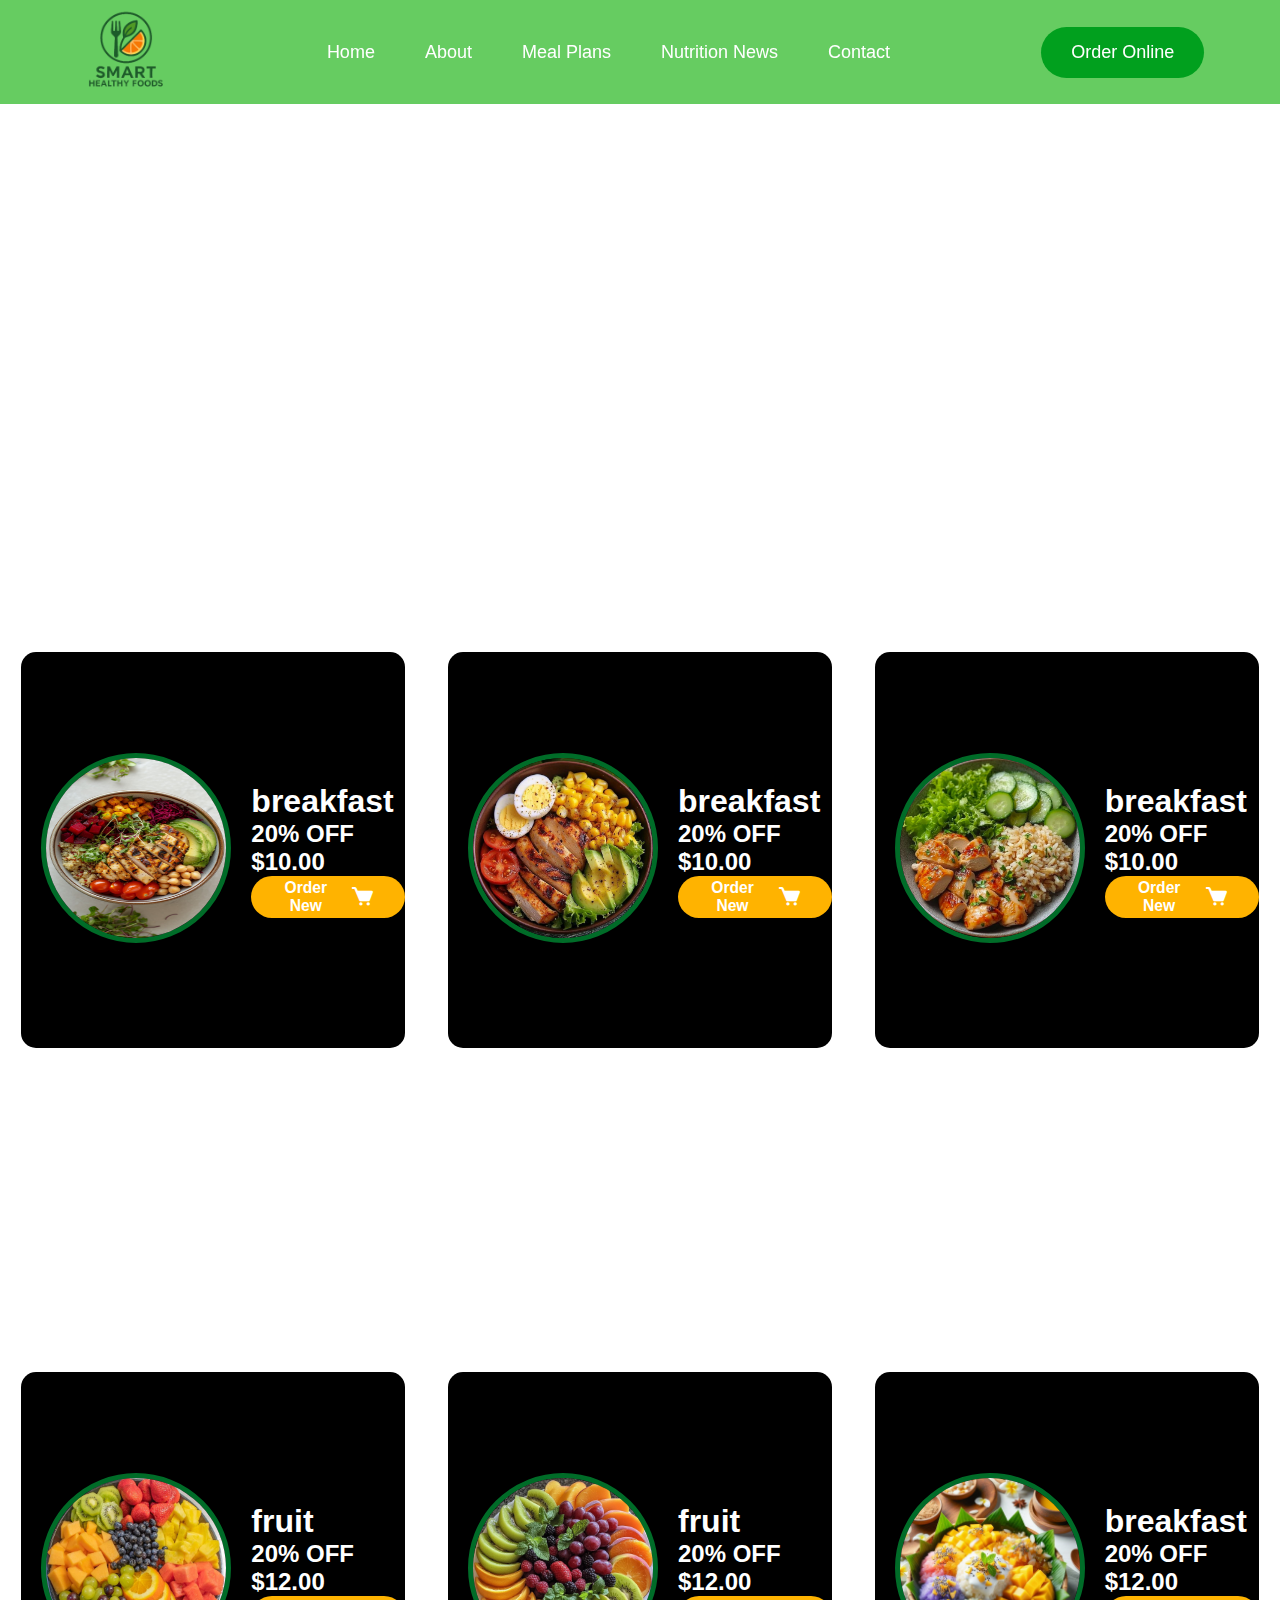
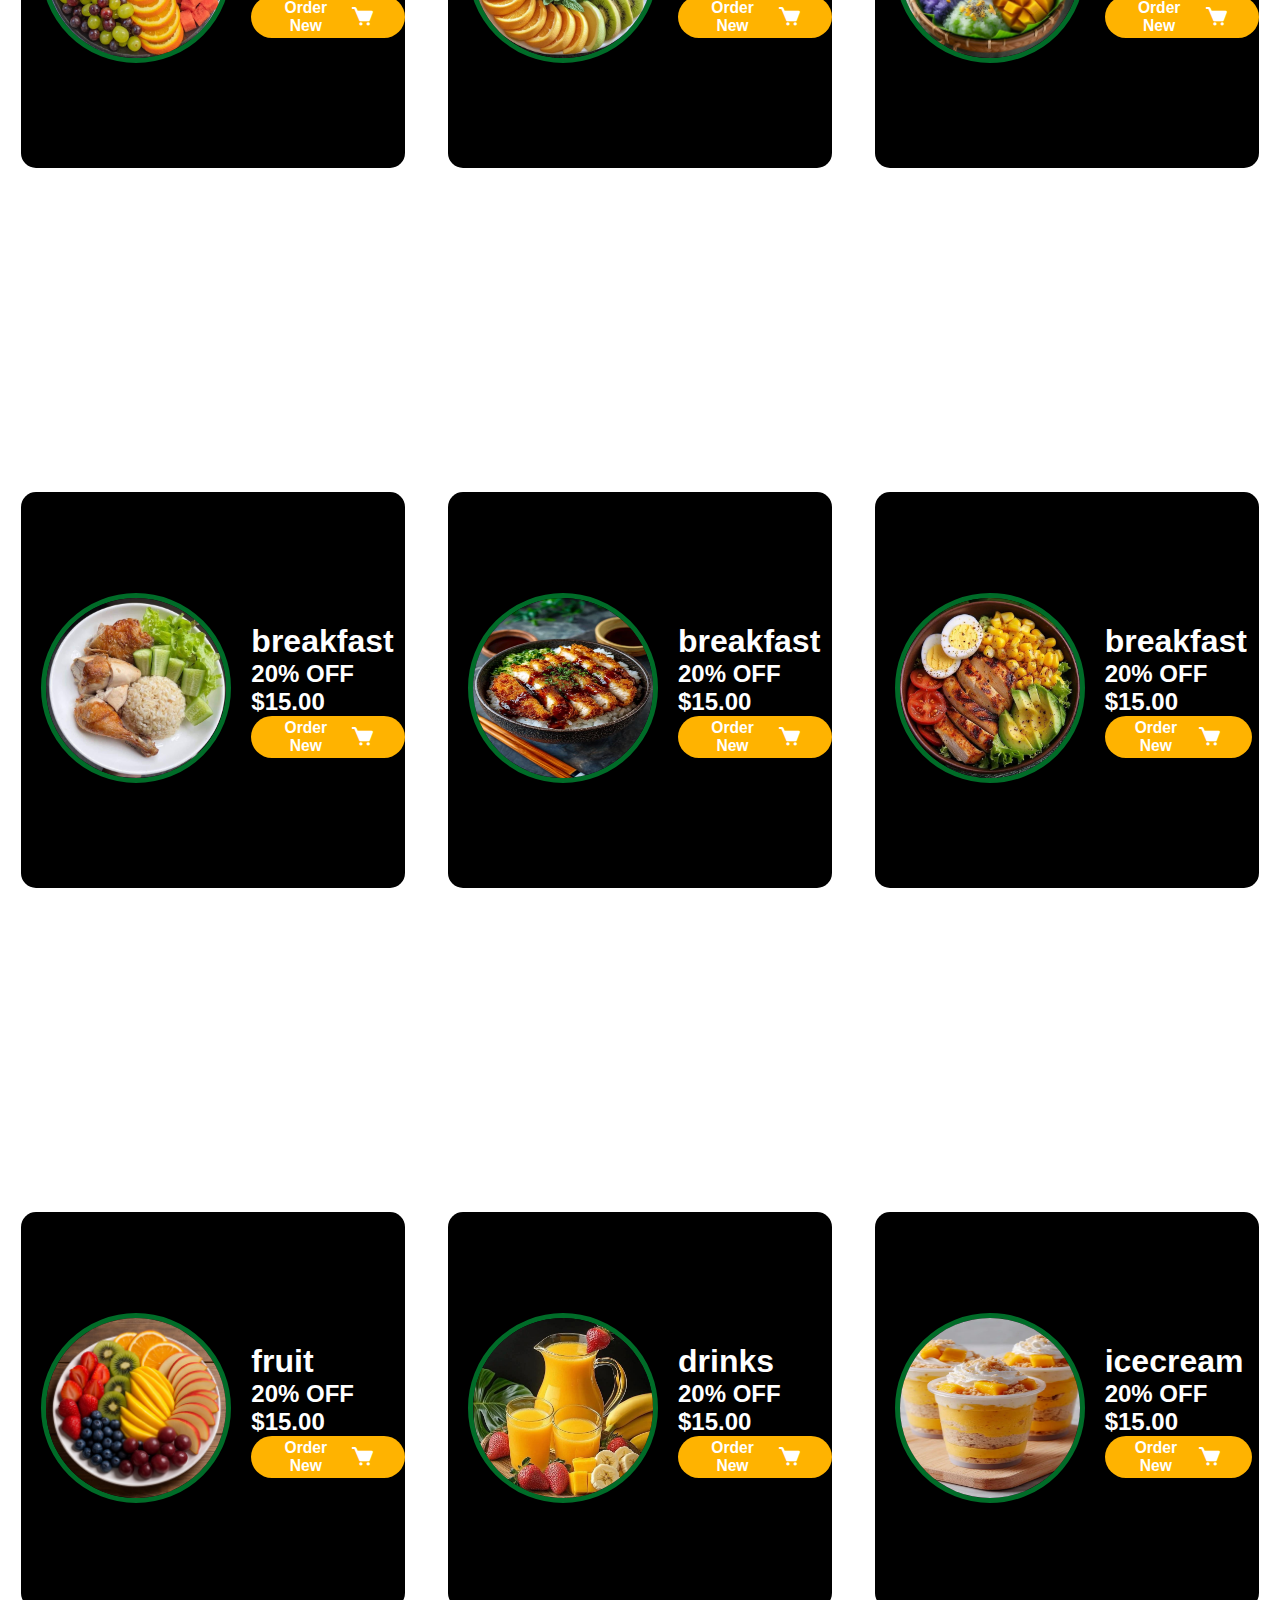
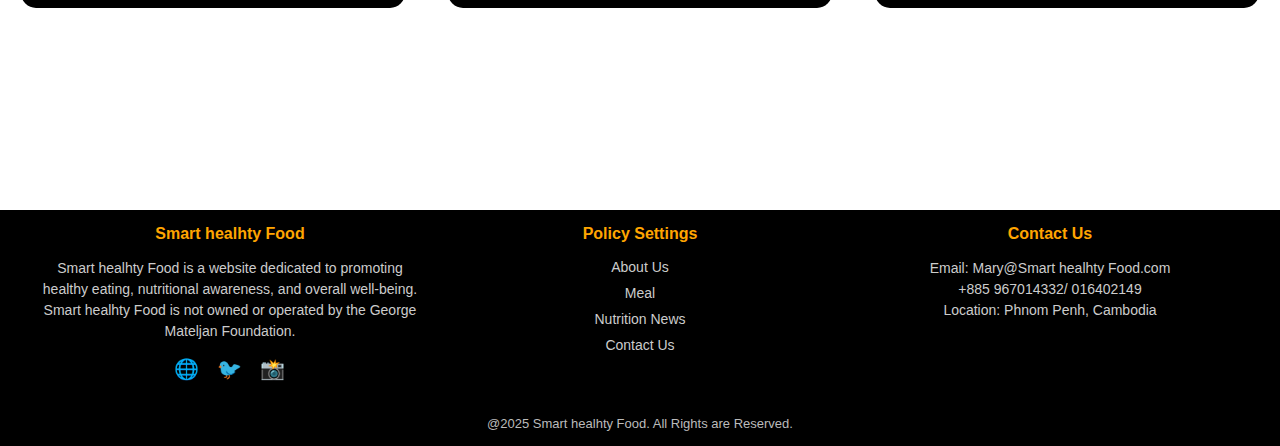
<file: index.html>
<!DOCTYPE html>
<html lang="en">

<head>
    <meta charset="UTF-8">
    <meta name="viewport" content="width=device-width, initial-scale=1.0">
    <title>website</title>
    <link rel="stylesheet" href="CSS/style.css">
    <link href='https://unpkg.com/boxicons@2.1.4/css/boxicons.min.css' rel='stylesheet'>
</head>

<body>
    <nav class="nav">
        <div class="nav-left">
            <img src="img/image1.png" alt="">
        </div>
        <div class="nav-center">
            <ul>
                <li><a href="./index.html" id="Home">Home</a></li>
                <li><a href="./abuot.html">About</a></li>
                <li><a href="./meal.html">Meal Plans</a></li>
                <li><a href="./Nutrition News.html">Nutrition News</a></li>
                <li><a href="./Contact.html">Contact</a></li>
            </ul>
        </div>
        <div class="nav-right">
            <button class="btn">Order Online</button>
        </div>
    </nav>
    <section class="hero">
        <div class="hero-text">
            <h2>Welcome to my store</h2>
            <p>We believe eating smart is the first step to living a healthy and happy life.</p>
        </div>
    </section>
    <main class="card-container">
        <div class="card-black">
            <div class="card-image">
                <img src="img/image6.png" alt="">
            </div>
            <div class="card-contai">
                <h1>breakfast</h1>
                <H2>20% OFF</H2>
                <h2>$10.00</h2>
                <Button>
                    <h3> Order New </h3>
                    <i class='bx bxs-cart'></i>
                </Button>
            </div>
        </div>
        <div class="card-black">
            <div class="card-image">
                <img src="img/image3.png" alt="">
            </div>
            <div class="card-contai">
                <h1>breakfast</h1>
                <H2>20% OFF</H2>
                <h2>$10.00</h2>
                <Button>
                    <h3> Order New </h3>
                    <i class='bx bxs-cart'></i>
                </Button>
            </div>
        </div>
        <div class="card-black">
            <div class="card-image">
                <img src="img/image4.png" alt="">
            </div>
            <div class="card-contai">
                <h1>breakfast</h1>
                <H2>20% OFF</H2>
                <h2>$10.00</h2>
                <Button>
                    <h3> Order New </h3>
                    <i class='bx bxs-cart'></i>
                </Button>
            </div>
        </div>
    </main>


    <main class="card-container">
        <div class="card-black">
            <div class="card-image">
                <img src="img/image7.png" alt="">
            </div>
            <div class="card-contai">
                <h1>fruit</h1>
                <H2>20% OFF</H2>
                <h2>$12.00</h2>
                <Button>
                    <h3> Order New </h3>
                    <i class='bx bxs-cart'></i>
                </Button>
            </div>
        </div>
        <div class="card-black">
            <div class="card-image">
                <img src="img/image8.png" alt="">
            </div>
            <div class="card-contai">
                <h1>fruit</h1>
                <H2>20% OFF</H2>
                <h2>$12.00</h2>
                <Button>
                    <h3> Order New </h3>
                    <i class='bx bxs-cart'></i>
                </Button>
            </div>
        </div>
        <div class="card-black">
            <div class="card-image">
                <img src="img/image9.png" alt="">
            </div>
            <div class="card-contai">
                <h1>breakfast</h1>
                <H2>20% OFF</H2>
                <h2>$12.00</h2>
                <Button>
                    <h3> Order New </h3>
                    <i class='bx bxs-cart'></i>
                </Button>
            </div>
        </div>
    </main>

    <main class="card-container">
        <div class="card-black">
            <div class="card-image">
                <img src="img/image10.png" alt="">
            </div>
            <div class="card-contai">
                <h1>breakfast</h1>
                <H2>20% OFF</H2>
                <h2>$15.00</h2>
                <Button>
                    <h3> Order New </h3>
                    <i class='bx bxs-cart'></i>
                </Button>
            </div>
        </div>
        <div class="card-black">
            <div class="card-image">
                <img src="img/image11.png" alt="">
            </div>
            <div class="card-contai">
                <h1>breakfast</h1>
                <H2>20% OFF</H2>
                <h2>$15.00</h2>
                <Button>
                    <h3> Order New </h3>
                    <i class='bx bxs-cart'></i>
                </Button>
            </div>
        </div>
        <div class="card-black">
            <div class="card-image">
                <img src="img/image3.png" alt="">
            </div>
            <div class="card-contai">
                <h1>breakfast</h1>
                <H2>20% OFF</H2>
                <h2>$15.00</h2>
                <Button>
                    <h3> Order New </h3>
                    <i class='bx bxs-cart'></i>
                </Button>
            </div>
                    <div class="card-black">



    </main>
        <main class="card-container">
        <div class="card-black">
            <div class="card-image">
                <img src="img/image45.png" alt="">
            </div>
            <div class="card-contai">
                <h1>fruit</h1>
                <H2>20% OFF</H2>
                <h2>$15.00</h2>
                <Button>
                    <h3> Order New </h3>
                    <i class='bx bxs-cart'></i>
                </Button>
            </div>
        </div>
        <div class="card-black">
            <div class="card-image">
                <img src="img/image46.png" alt="">
            </div>
            <div class="card-contai">
                <h1>drinks</h1>
                <H2>20% OFF</H2>
                <h2>$15.00</h2>
                <Button>
                    <h3> Order New </h3>
                    <i class='bx bxs-cart'></i>
                </Button>
            </div>
        </div>
        <div class="card-black">
            <div class="card-image">
                <img src="img/image48.png" alt="">
            </div>
            <div class="card-contai">
                <h1>icecream</h1>
                <H2>20% OFF</H2>
                <h2>$15.00</h2>
                <Button>
                    <h3> Order New </h3>
                    <i class='bx bxs-cart'></i>
                </Button>
            </div>
                    <div class="card-black">
    </main>


    <!-- Footer -->
    <footer>
        <div class="footer-container">

            <div class="footer-col">
                <h3>Smart healhty Food</h3>
                <p>Smart healhty Food is a website dedicated to promoting healthy eating, nutritional awareness, and
                    overall
                    well-being.<br>
                    Smart healhty Food is not owned or operated by the George Mateljan Foundation.</p>
                <div class="social-icons">
                    <a href="#">🌐</a>
                    <a href="#">🐦</a>
                    <a href="#">📸</a>
                </div>
            </div>

            <div class="footer-col">
                <h3>Policy Settings</h3>
                <ul>
                    <li><a href="#">About Us</a></li>
                    <li><a href="#">Meal</a></li>
                    <li><a href="#">Nutrition News</a></li>
                    <li><a href="#">Contact Us</a></li>
                </ul>
            </div>

            <div class="footer-col">
                <h3>Contact Us</h3>
                <p>Email: Mary@Smart healhty Food.com</p>
                <p>+885 967014332/ 016402149</p>
                <p>Location: Phnom Penh, Cambodia</p>
            </div>

        </div>

        <div class="copyright">
            @2025 Smart healhty Food. All Rights are Reserved.
        </div>
    </footer>
</body>

</html>
</file>
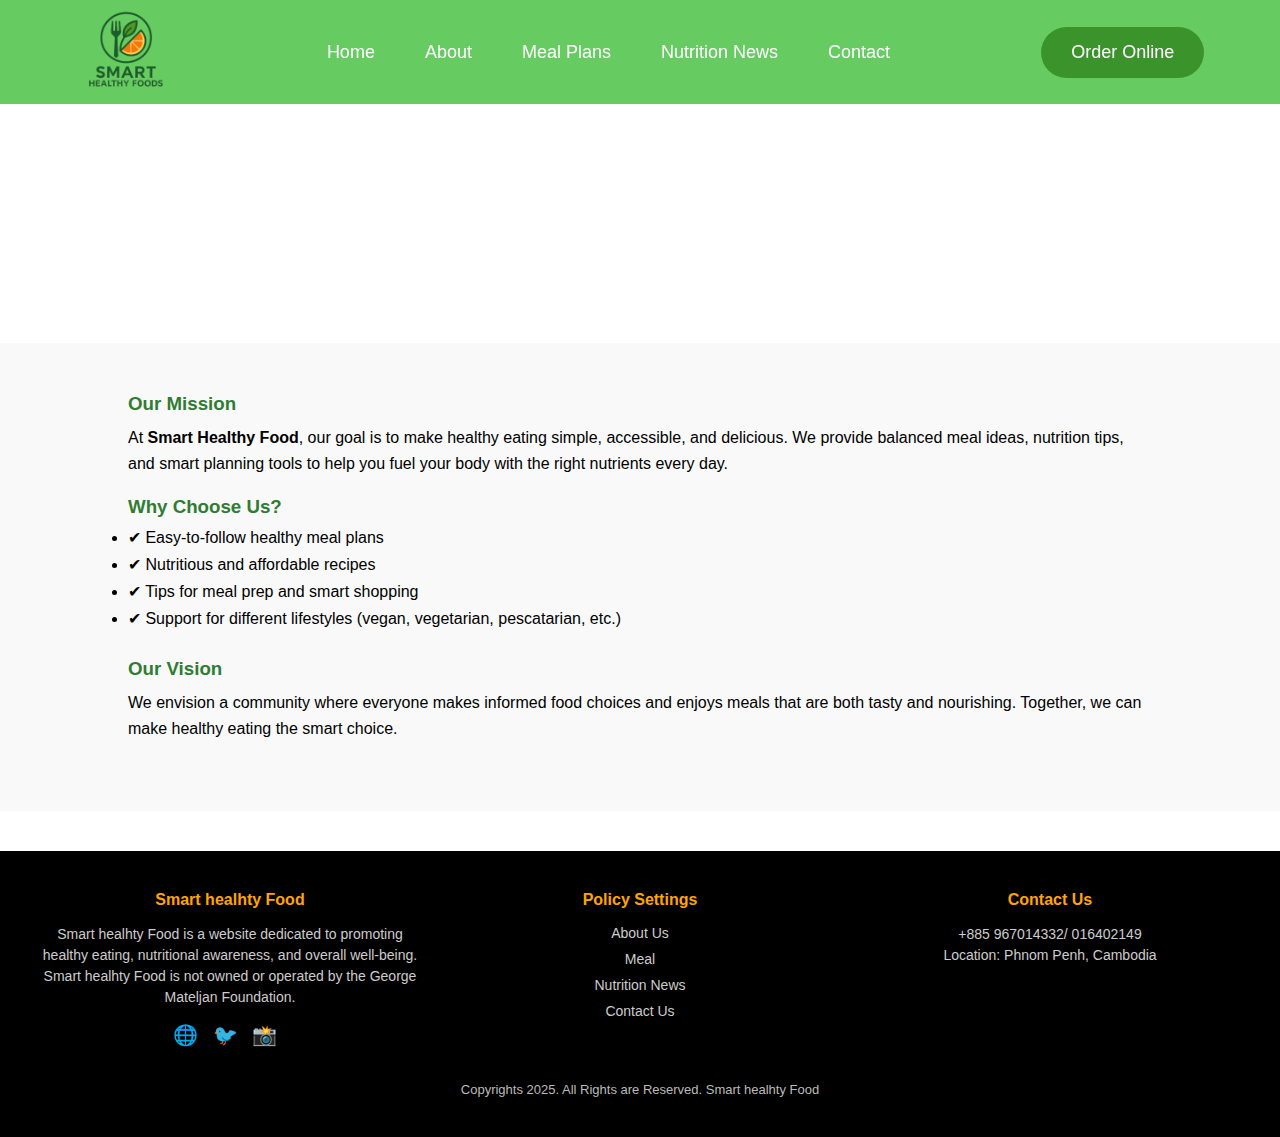
<file: abuot.html>
<!DOCTYPE html>
<html lang="en">

<head>
    <meta charset="UTF-8">
    <meta name="viewport" content="width=device-width, initial-scale=1.0">
    <title>Document</title>
    <link rel="stylesheet" href="CSS/style3.css">
</head>

<body>
    <nav class="nav">
        <div class="nav-left">
            <img src="img/image1.png" alt="">
        </div>
        <div class="nav-center">
            <ul>
                <li><a href="#" id="Home">Home</a></li>
                <li><a href="./abuot.html">About</a></li>
                <li><a href="./meal.html">Meal Plans</a></li>
                <li><a href="./Nutrition News.html">Nutrition News</a></li>
                <li><a href="./Contact.html">Contact</a></li>
            </ul>
        </div>
        <div class="nav-right">
            <button class="btn">Order Online</button>
        </div>

    </nav>
    <!-- Navbar -->

    <!-- Hero -->
    <section class="hero">
        <div class="hero-text">
            <h2>About Us</h2>
            <p>We believe eating smart is the first step to living a healthy and happy life.</p>
        </div>
    </section>

    <!-- About Content -->
    <section class="about">
        <div class="container">
            <h3>Our Mission</h3>
            <p>
                At <strong>Smart Healthy Food</strong>, our goal is to make healthy eating simple, accessible, and
                delicious.
                We provide balanced meal ideas, nutrition tips, and smart planning tools to help you
                fuel your body with the right nutrients every day.
            </p>

            <h3>Why Choose Us?</h3>
            <ul>
                <li>✔ Easy-to-follow healthy meal plans</li>
                <li>✔ Nutritious and affordable recipes</li>
                <li>✔ Tips for meal prep and smart shopping</li>
                <li>✔ Support for different lifestyles (vegan, vegetarian, pescatarian, etc.)</li>
            </ul>

            <h3>Our Vision</h3>
            <p>
                We envision a community where everyone makes informed food choices and enjoys
                meals that are both tasty and nourishing. Together, we can make healthy eating the smart choice.
            </p>
        </div>
    </section>

    <!-- Footer -->
    <footer>
        <div class="footer-container">

            <div class="footer-col">
                <h3>Smart healhty Food</h3>
                <p>Smart healhty Food is a website dedicated to promoting healthy eating, nutritional awareness, and
                    overall
                    well-being.<br>
                    Smart healhty Food is not owned or operated by the George Mateljan Foundation.</p>
                <div class="social-icons">
                    <a href="#">🌐</a>
                    <a href="#">🐦</a>
                    <a href="#">📸</a>
                </div>
            </div>

            <div class="footer-col">
                <h3>Policy Settings</h3>
                <ul>
                    <li><a href="#">About Us</a></li>
                    <li><a href="#">Meal</a></li>
                    <li><a href="#">Nutrition News</a></li>
                    <li><a href="#">Contact Us</a></li>
                </ul>
            </div>

            <div class="footer-col">
                <h3>Contact Us</h3>
                <p></p>
                <p>+885 967014332/ 016402149</p>
                <p>Location: Phnom Penh, Cambodia</p>
            </div>

        </div>

        <div class="copyright">
            Copyrights 2025. All Rights are Reserved. Smart healhty Food
        </div>
    </footer>
</body>

</html>
</file>
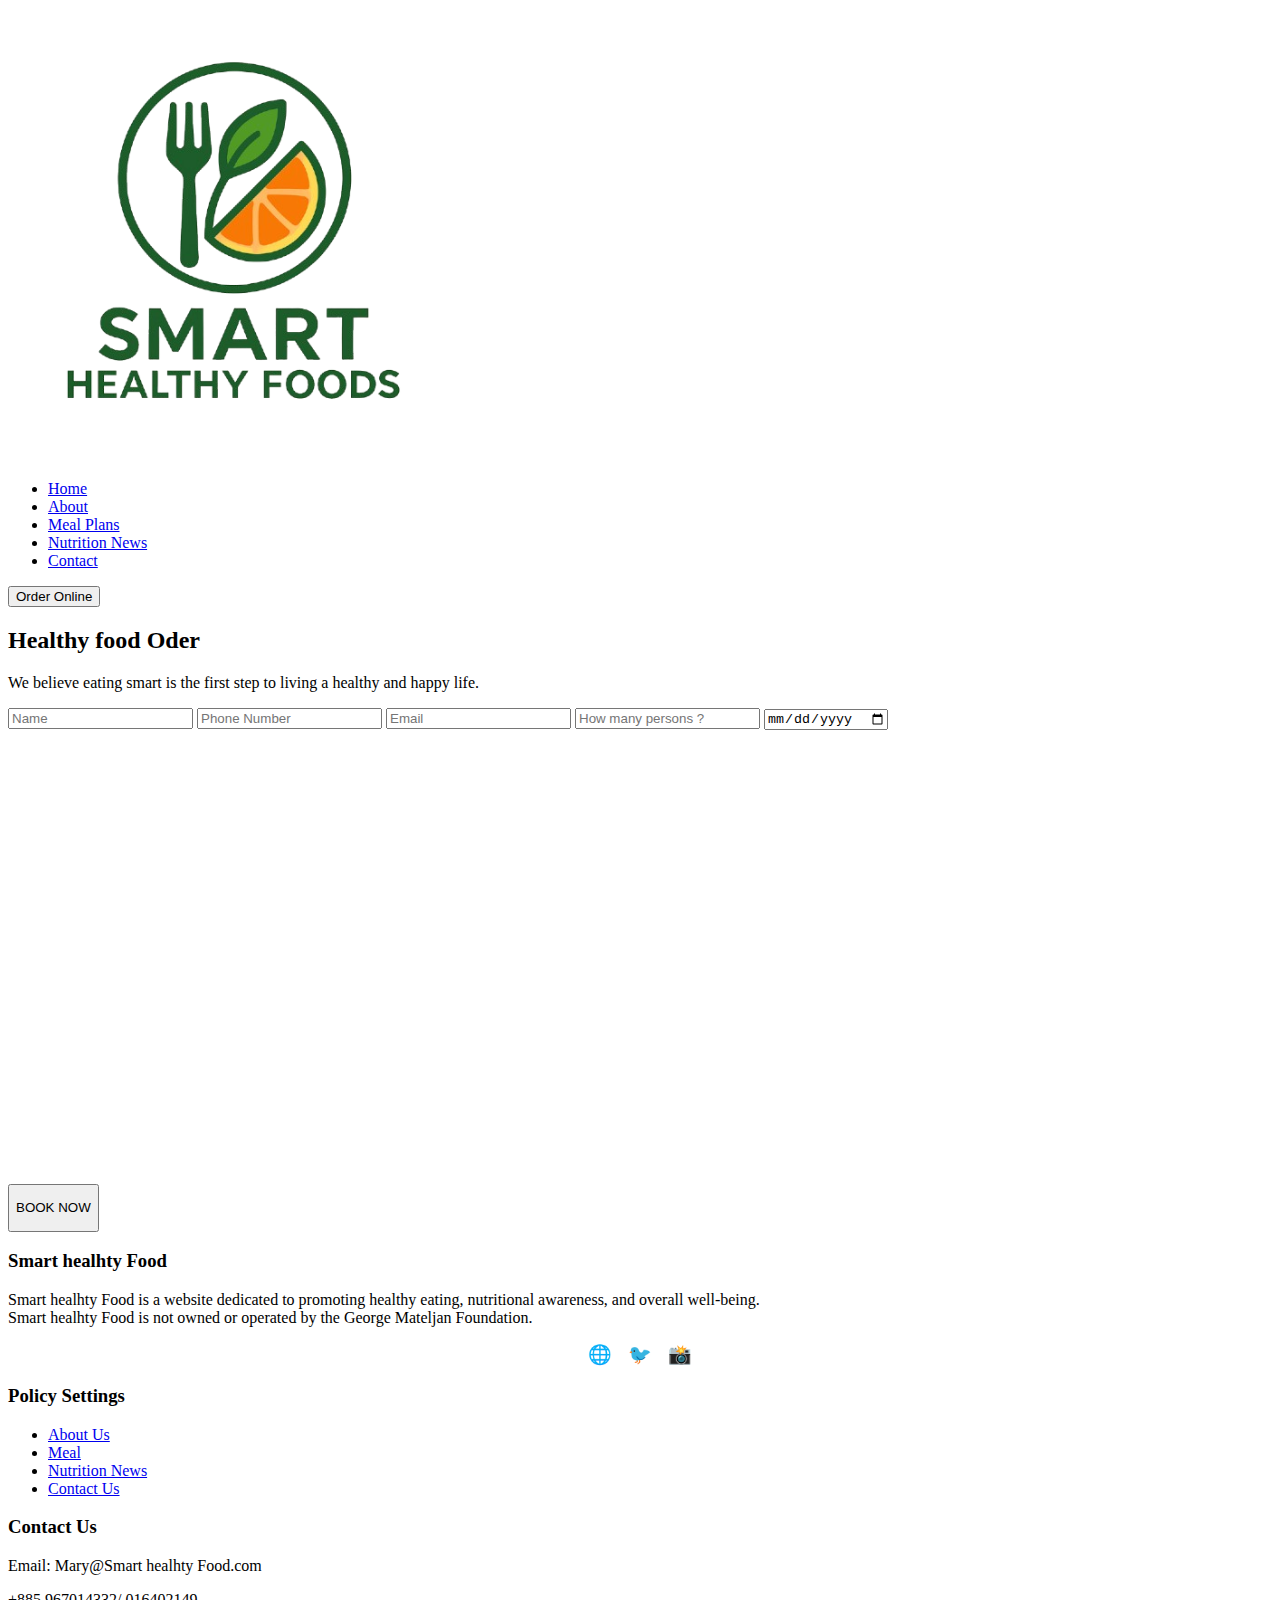
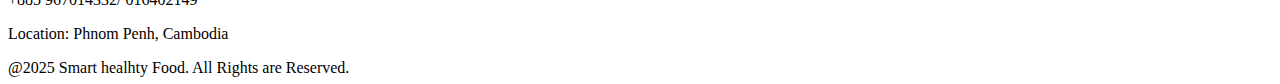
<file: Contact.html>
<!DOCTYPE html>
<html lang="en">

<head>
    <meta charset="UTF-8">
    <meta name="viewport" content="width=device-width, initial-scale=1.0">
    <title>Document</title>
    <link rel="stylesheet" href="CSS/style1.css">
</head>

<body>
    <nav class="nav">
        <div class="nav-left">
            <img src="img/image1.png" alt="">
        </div>
        <div class="nav-center">
            <ul>
                <li><a href="./index.html" id="Home">Home</a></li>
                <li><a href="./abuot.html">About</a></li>
                <li><a href="./meal.html">Meal Plans</a></li>
                <li><a href="./Nutrition News.html">Nutrition News</a></li>
                <li><a href="./Contact.html">Contact</a></li>
            </ul>
        </div>
        <div class="nav-right">
            <button class="btn">Order Online</button>
        </div>
    </nav>
    <section class="hero">
        <div class="hero-text">
            <h2>Healthy food Oder</h2>
            <p>We believe eating smart is the first step to living a healthy and happy life.</p>
        </div>
    </section>
    <main class="form-contict" id="contact">

        <div class="form-map-1">
            <div class="form">
                <input type="text" placeholder="Name" />
                <input type="text" placeholder="Phone Number" />
                <input type="email" placeholder="Email" />
                <input type="number" placeholder="How many persons ?" />
                <input type="date" />
            </div>
            <div class="map">
                <iframe
                    src="https://www.google.com/maps/embed?pb=!1m18!1m12!1m3!1d3909.0138350429297!2d104.88050867318263!3d11.550865044435751!2m3!1f0!2f0!3f0!3m2!1i1024!2i768!4f13.1!3m3!1m2!1s0x310951add5e2cd81%3A0x171e0b69c7c6f7ba!2sPasserelles%20num%C3%A9riques%20Cambodia%20(PNC)!5e0!3m2!1sen!2skh!4v1756695185000!5m2!1sen!2skh"
                    width="600" height="450" style="border: 0" allowfullscreen="" loading="lazy"
                    referrerpolicy="no-referrer-when-downgrade">
                </iframe>
            </div>
        </div>
        <div class="button-form">
            <button>
                <p>BOOK NOW</p>
            </button>
        </div>
    </main>
    <footer>
        <div class="footer-container">

            <div class="footer-col">
                <h3>Smart healhty Food</h3>
                <p>Smart healhty Food is a website dedicated to promoting healthy eating, nutritional awareness, and
                    overall
                    well-being.<br>
                    Smart healhty Food is not owned or operated by the George Mateljan Foundation.</p>
                <div class="social-icons">
                    <a href="#">🌐</a>
                    <a href="#">🐦</a>
                    <a href="#">📸</a>
                </div>
            </div>

            <div class="footer-col">
                <h3>Policy Settings</h3>
                <ul>
                    <li><a href="#">About Us</a></li>
                    <li><a href="#">Meal</a></li>
                    <li><a href="#">Nutrition News</a></li>
                    <li><a href="#">Contact Us</a></li>
                </ul>
            </div>

            <div class="footer-col">
                <h3>Contact Us</h3>
                <p></p>
                <p>Email: Mary@Smart healhty Food.com</p>
                <p>+885 967014332/ 016402149</p>
                <p>Location: Phnom Penh, Cambodia</p>
            </div>

        </div>

        <div class="copyright">
            @2025 Smart healhty Food. All Rights are Reserved.
        </div>
    </footer>
</body>

</html>
</file>
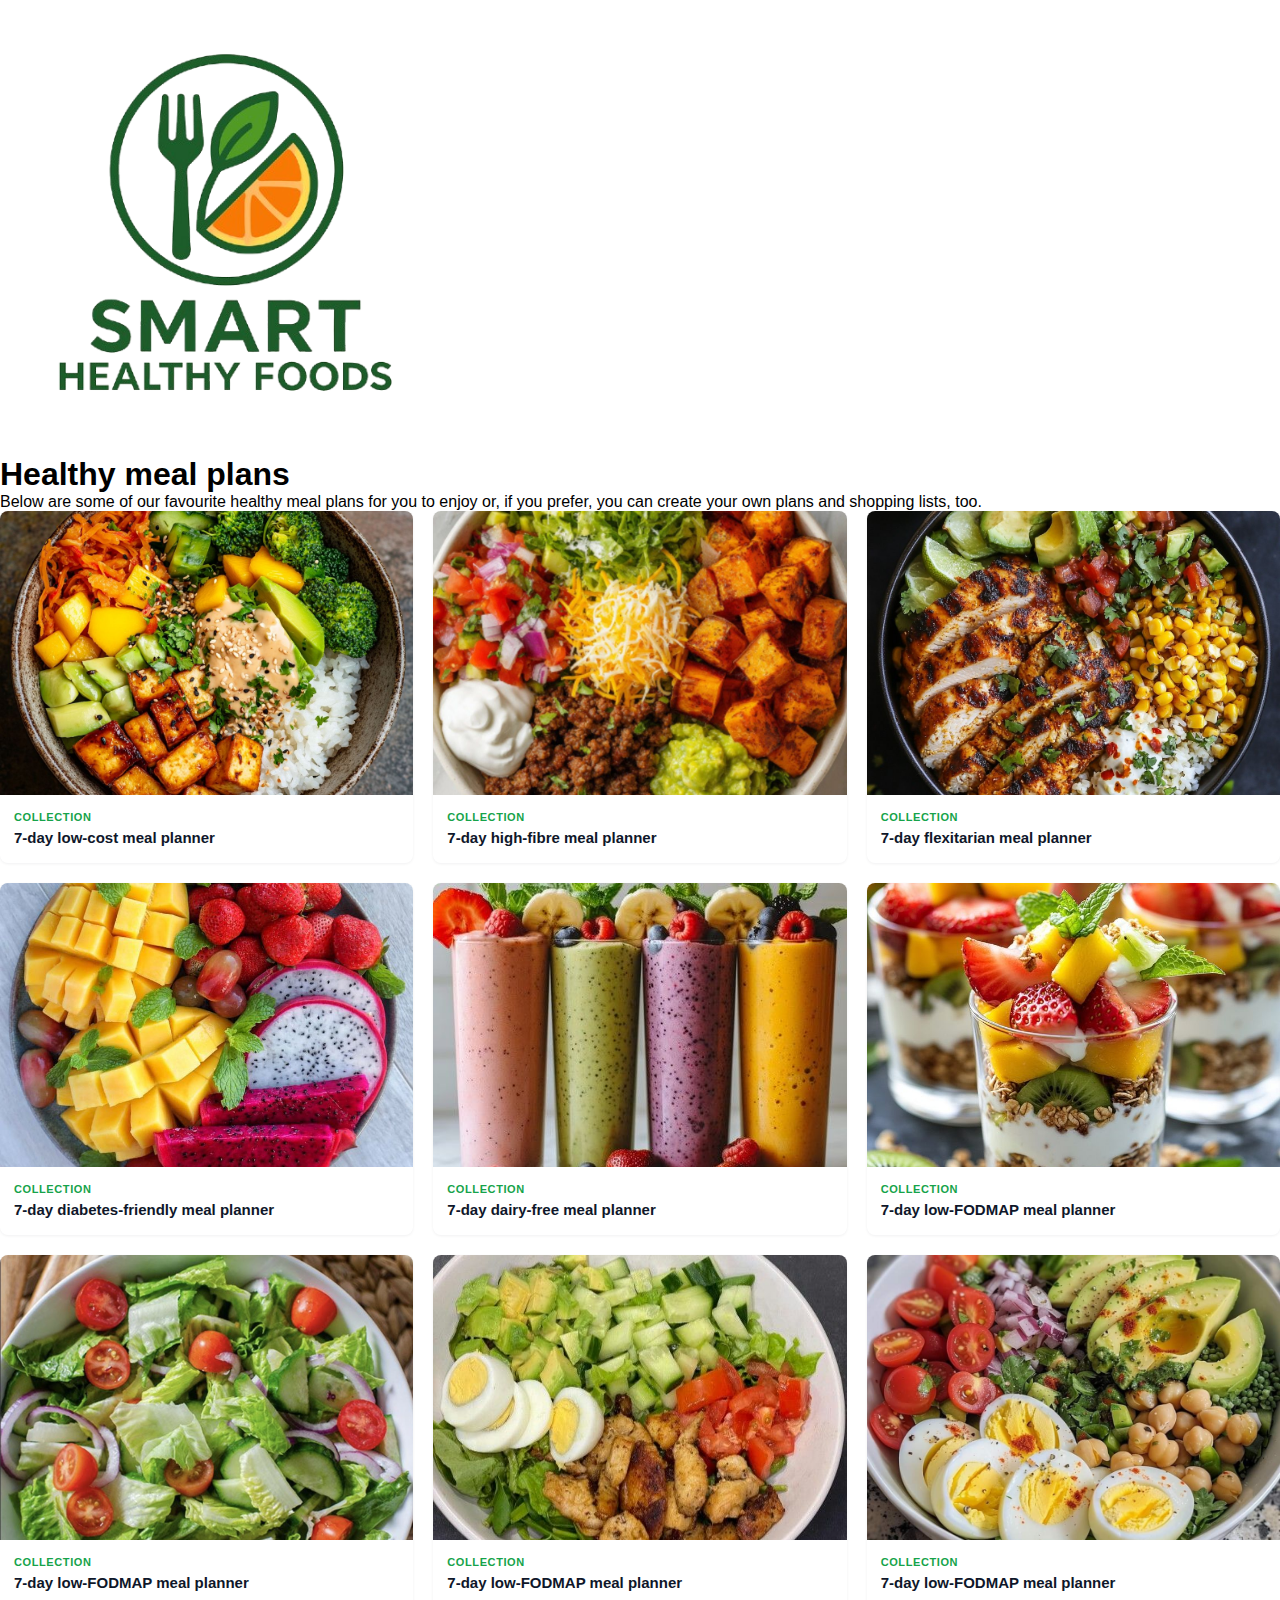
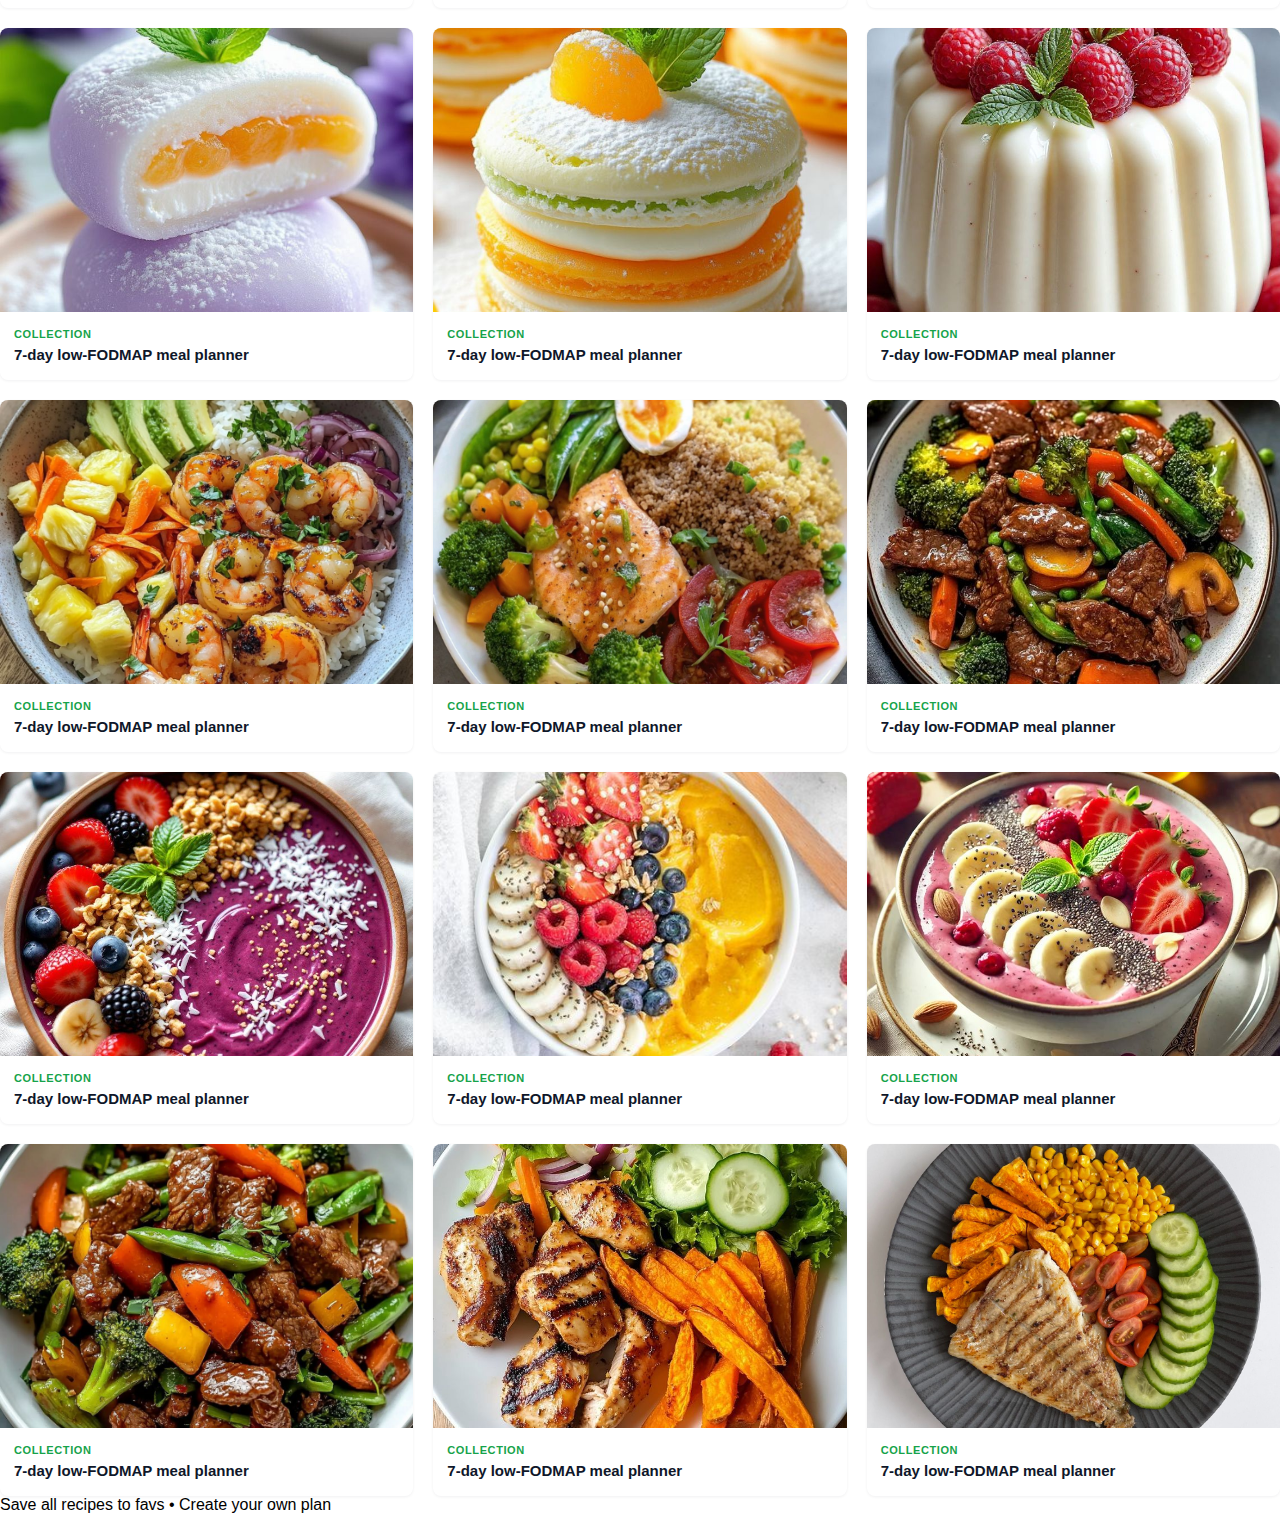
<file: meal.html>
<!DOCTYPE html>
<html lang="en">

<head>
  <meta charset="UTF-8">
  <meta name="viewport" content="width=device-width, initial-scale=1.0">
  <title>Document</title>
  <link rel="stylesheet" href="CSS/style2.css">
  <link href="https://fonts.googleapis.com/css2?family=Inter:wght@300;400;600&display=swap">
</head>

<body>
  <div class="container">
    <header>
      <div class="logo">
        <!-- អ្នកអាចដាក់រូបតំណាងខ្លួនឯង ឬអក្សរ -->
        <img src="img/image1.png" alt="">
      </div>
      <div>
        <h1>Healthy meal plans</h1>
        <p class="lead">Below are some of our favourite healthy meal plans for you to enjoy or, if you prefer, you can
          create your own plans and shopping lists, too.</p>
      </div>
    </header>

    <main class="grid">
      <!-- card 1 -->
      <article class="card">
        <figure>
          <img src="img/image12.png" alt="">
        </figure>
        <div class="meta">
          <div class="category">Collection</div>
          <h3 class="title">7-day low-cost meal planner</h3>
        </div>
      </article>

      <!-- card 2 -->
      <article class="card">
        <figure>
          <img src="img/image13.png" alt="">
        </figure>
        <div class="meta">
          <div class="category">Collection</div>
          <h3 class="title">7-day high-fibre meal planner</h3>
        </div>
      </article>

      <!-- card 3 -->
      <article class="card">
        <figure>
          <img src="img/image14.png" alt="">
        </figure>
        <div class="meta">
          <div class="category">Collection</div>
          <h3 class="title">7-day flexitarian meal planner</h3>
        </div>
      </article>

      <!-- card 4 -->
      <article class="card">
        <figure>
          <img src="img/image15.png" alt="">
        </figure>
        <div class="meta">
          <div class="category">Collection</div>
          <h3 class="title">7-day diabetes-friendly meal planner</h3>
        </div>
      </article>

      <!-- card 5 -->
      <article class="card">
        <figure>
          <img src="img/image16.png" alt="">
        </figure>
        <div class="meta">
          <div class="category">Collection</div>
          <h3 class="title">7-day dairy-free meal planner</h3>
        </div>
      </article>

      <!-- card 6 -->
      <article class="card">
        <figure>
          <img src="img/image17.png" alt="">
        </figure>
        <div class="meta">
          <div class="category">Collection</div>
          <h3 class="title">7-day low-FODMAP meal planner</h3>
        </div>
      </article>

      <!-- card 7 -->

      <article class="card">
        <figure>
          <img src="img/image18.png" alt="">
        </figure>
        <div class="meta">
          <div class="category">Collection</div>
          <h3 class="title">7-day low-FODMAP meal planner</h3>
        </div>
      </article>

      <!-- card 8 -->

      <article class="card">
        <figure>
          <img src="img/image19.png" alt="">
        </figure>
        <div class="meta">
          <div class="category">Collection</div>
          <h3 class="title">7-day low-FODMAP meal planner</h3>
        </div>
      </article>
      <!-- card 9 -->

      <article class="card">
        <figure>
          <img src="img/image20.png" alt="">
        </figure>
        <div class="meta">
          <div class="category">Collection</div>
          <h3 class="title">7-day low-FODMAP meal planner</h3>
        </div>
      </article>

      <!-- card 10 -->
      <article class="card">
        <figure>
          <img src="img/image21.png" alt="">
        </figure>
        <div class="meta">
          <div class="category">Collection</div>
          <h3 class="title">7-day low-FODMAP meal planner</h3>
        </div>
      </article>

      <!-- card 11 -->
      <article class="card">
        <figure>
          <img src="img/image22.png" alt="">
        </figure>
        <div class="meta">
          <div class="category">Collection</div>
          <h3 class="title">7-day low-FODMAP meal planner</h3>
        </div>
      </article>

      <!-- card 12 -->
      <article class="card">
        <figure>
          <img src="img/image23.png" alt="">
        </figure>
        <div class="meta">
          <div class="category">Collection</div>
          <h3 class="title">7-day low-FODMAP meal planner</h3>
        </div>
      </article>
      <!-- card 13 -->
      <article class="card">
        <figure>
          <img src="img/image24.png" alt="">
        </figure>
        <div class="meta">
          <div class="category">Collection</div>
          <h3 class="title">7-day low-FODMAP meal planner</h3>
        </div>
      </article>

      <!-- card 14 -->
      <article class="card">
        <figure>
          <img src="img/image25.png" alt="">
        </figure>
        <div class="meta">
          <div class="category">Collection</div>
          <h3 class="title">7-day low-FODMAP meal planner</h3>
        </div>
      </article>
      <!-- card 15 -->

      <article class="card">
        <figure>
          <img src="img/image26.png" alt="">
        </figure>
        <div class="meta">
          <div class="category">Collection</div>
          <h3 class="title">7-day low-FODMAP meal planner</h3>
        </div>
      </article>
      <!-- card 16 -->

      <article class="card">
        <figure>
          <img src="img/image27.png" alt="">
        </figure>
        <div class="meta">
          <div class="category">Collection</div>
          <h3 class="title">7-day low-FODMAP meal planner</h3>
        </div>
      </article>
      <!-- card 17 -->
      <article class="card">
        <figure>
          <img src="img/image28.png" alt="">
        </figure>
        <div class="meta">
          <div class="category">Collection</div>
          <h3 class="title">7-day low-FODMAP meal planner</h3>
        </div>
      </article>
      <!-- card 18 -->
      <article class="card">
        <figure>
          <img src="img/image29.png" alt="">
        </figure>
        <div class="meta">
          <div class="category">Collection</div>
          <h3 class="title">7-day low-FODMAP meal planner</h3>
        </div>
      </article>
      <!-- card 19 -->

      <article class="card">
        <figure>
          <img src="img/image30.png" alt="">
        </figure>
        <div class="meta">
          <div class="category">Collection</div>
          <h3 class="title">7-day low-FODMAP meal planner</h3>
        </div>
      </article>
      <!-- card 20 -->

      <article class="card">
        <figure>
          <img src="img/image31.png" alt="">
        </figure>
        <div class="meta">
          <div class="category">Collection</div>
          <h3 class="title">7-day low-FODMAP meal planner</h3>
        </div>
      </article>
      <!-- card 21 -->

      <article class="card">
        <figure>
          <img src="img/image32.png" alt="">
        </figure>
        <div class="meta">
          <div class="category">Collection</div>
          <h3 class="title">7-day low-FODMAP meal planner</h3>
        </div>
      </article>



      <!-- add more cards as needed -->
    </main>

    <p class="footer-note">Save all recipes to favs • Create your own plan</p>
  </div>
</body>

</html>
</file>
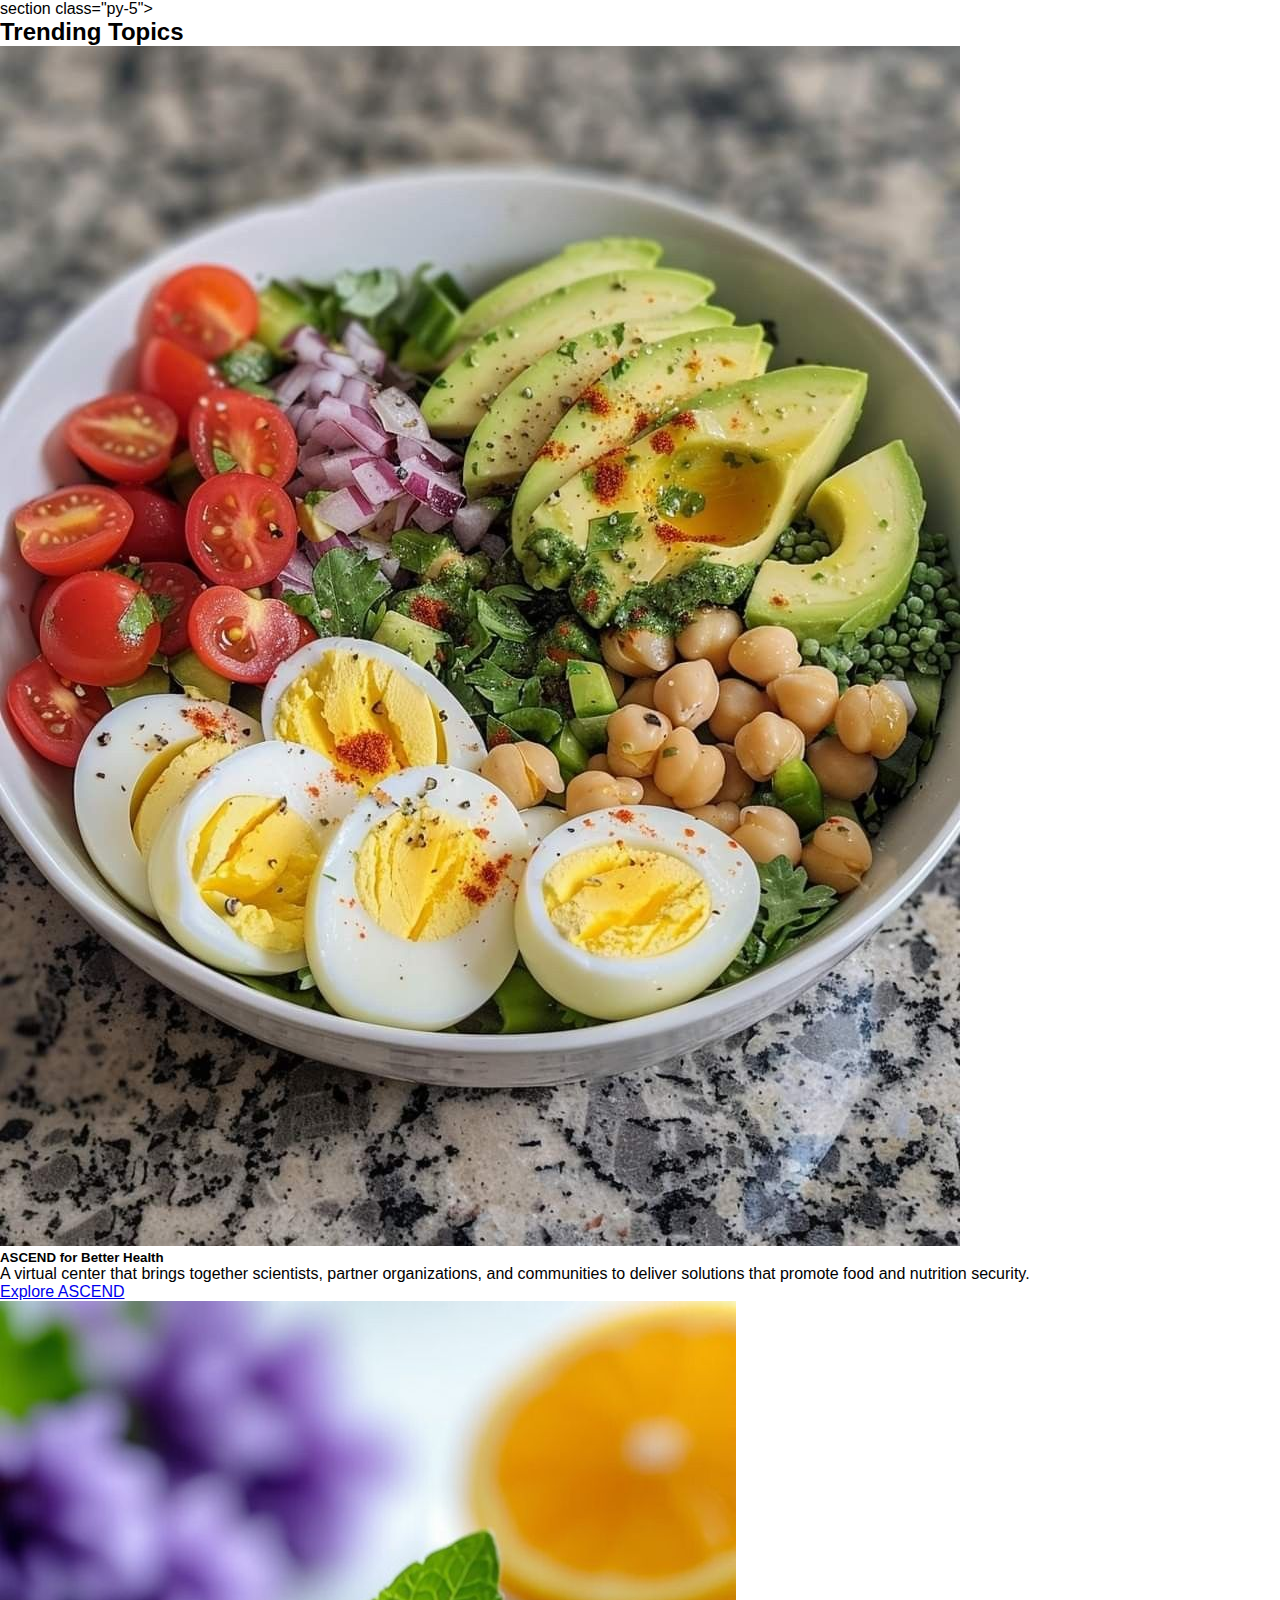
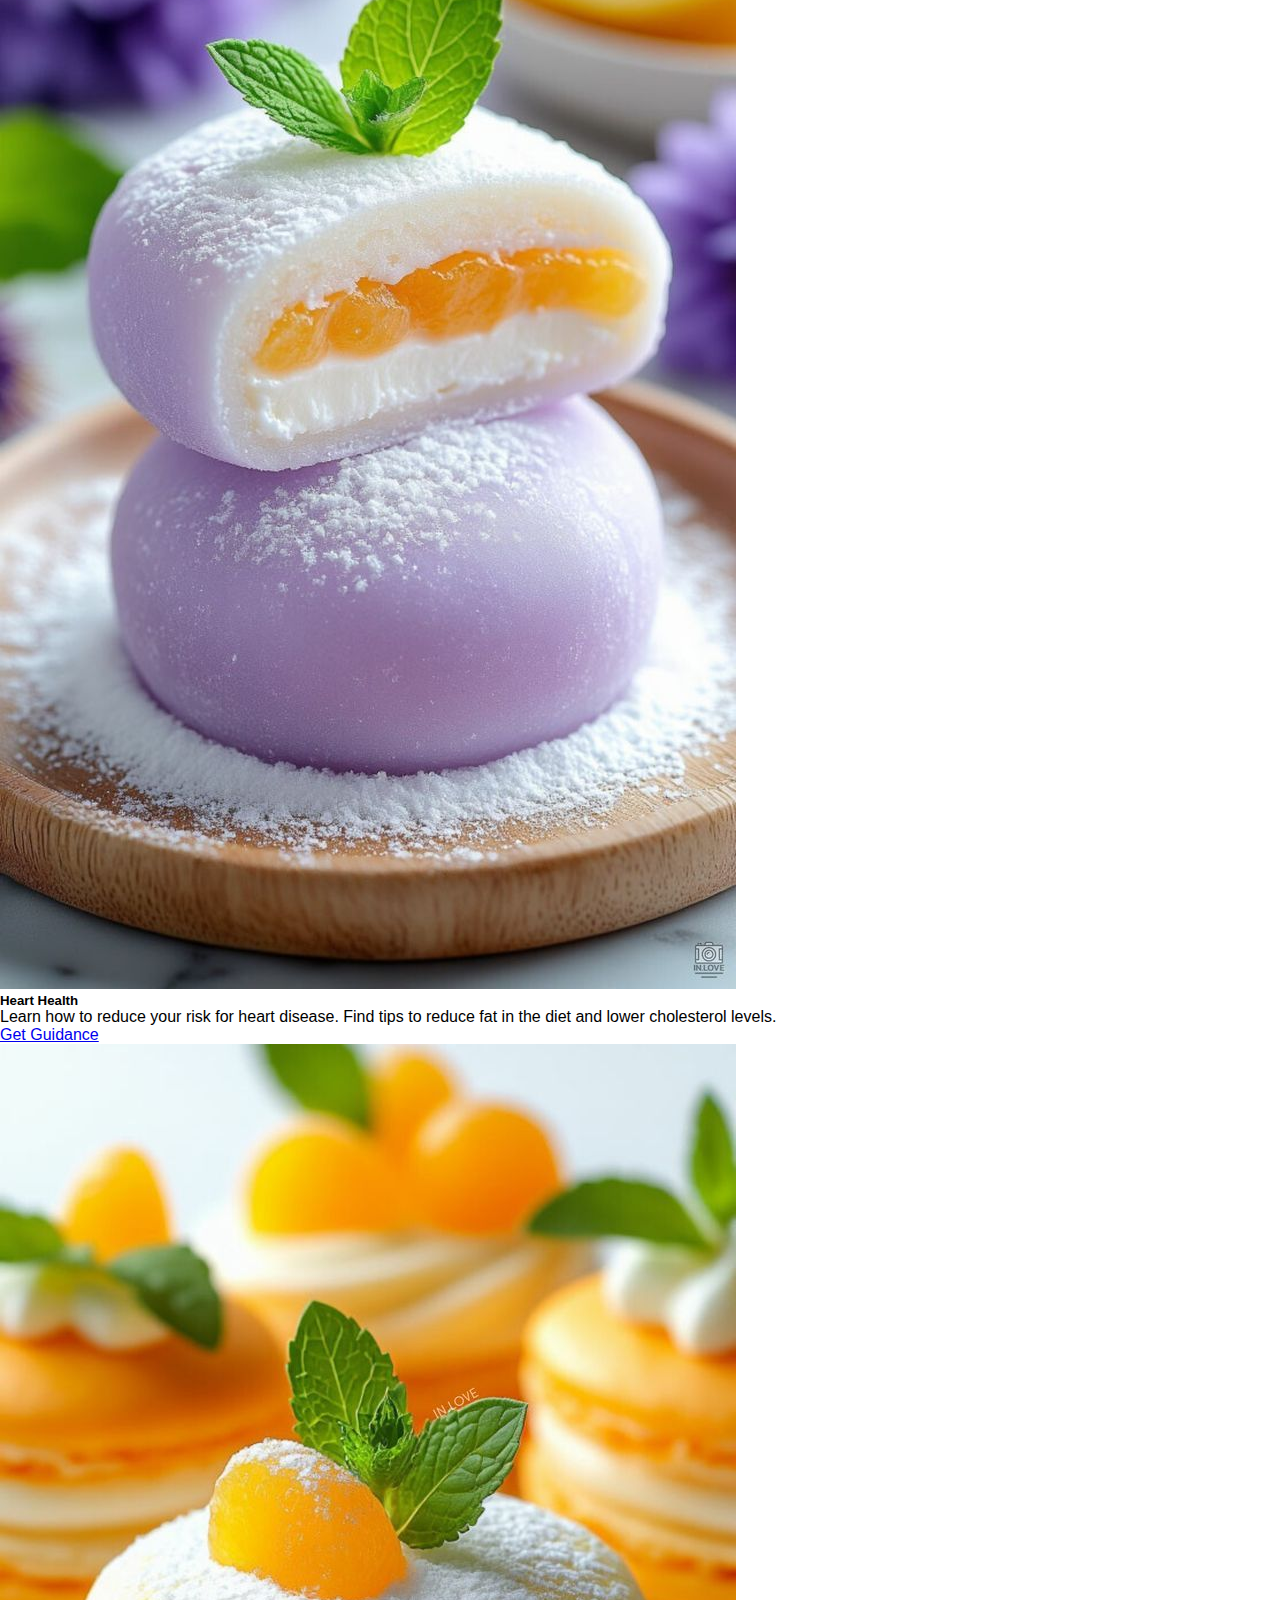
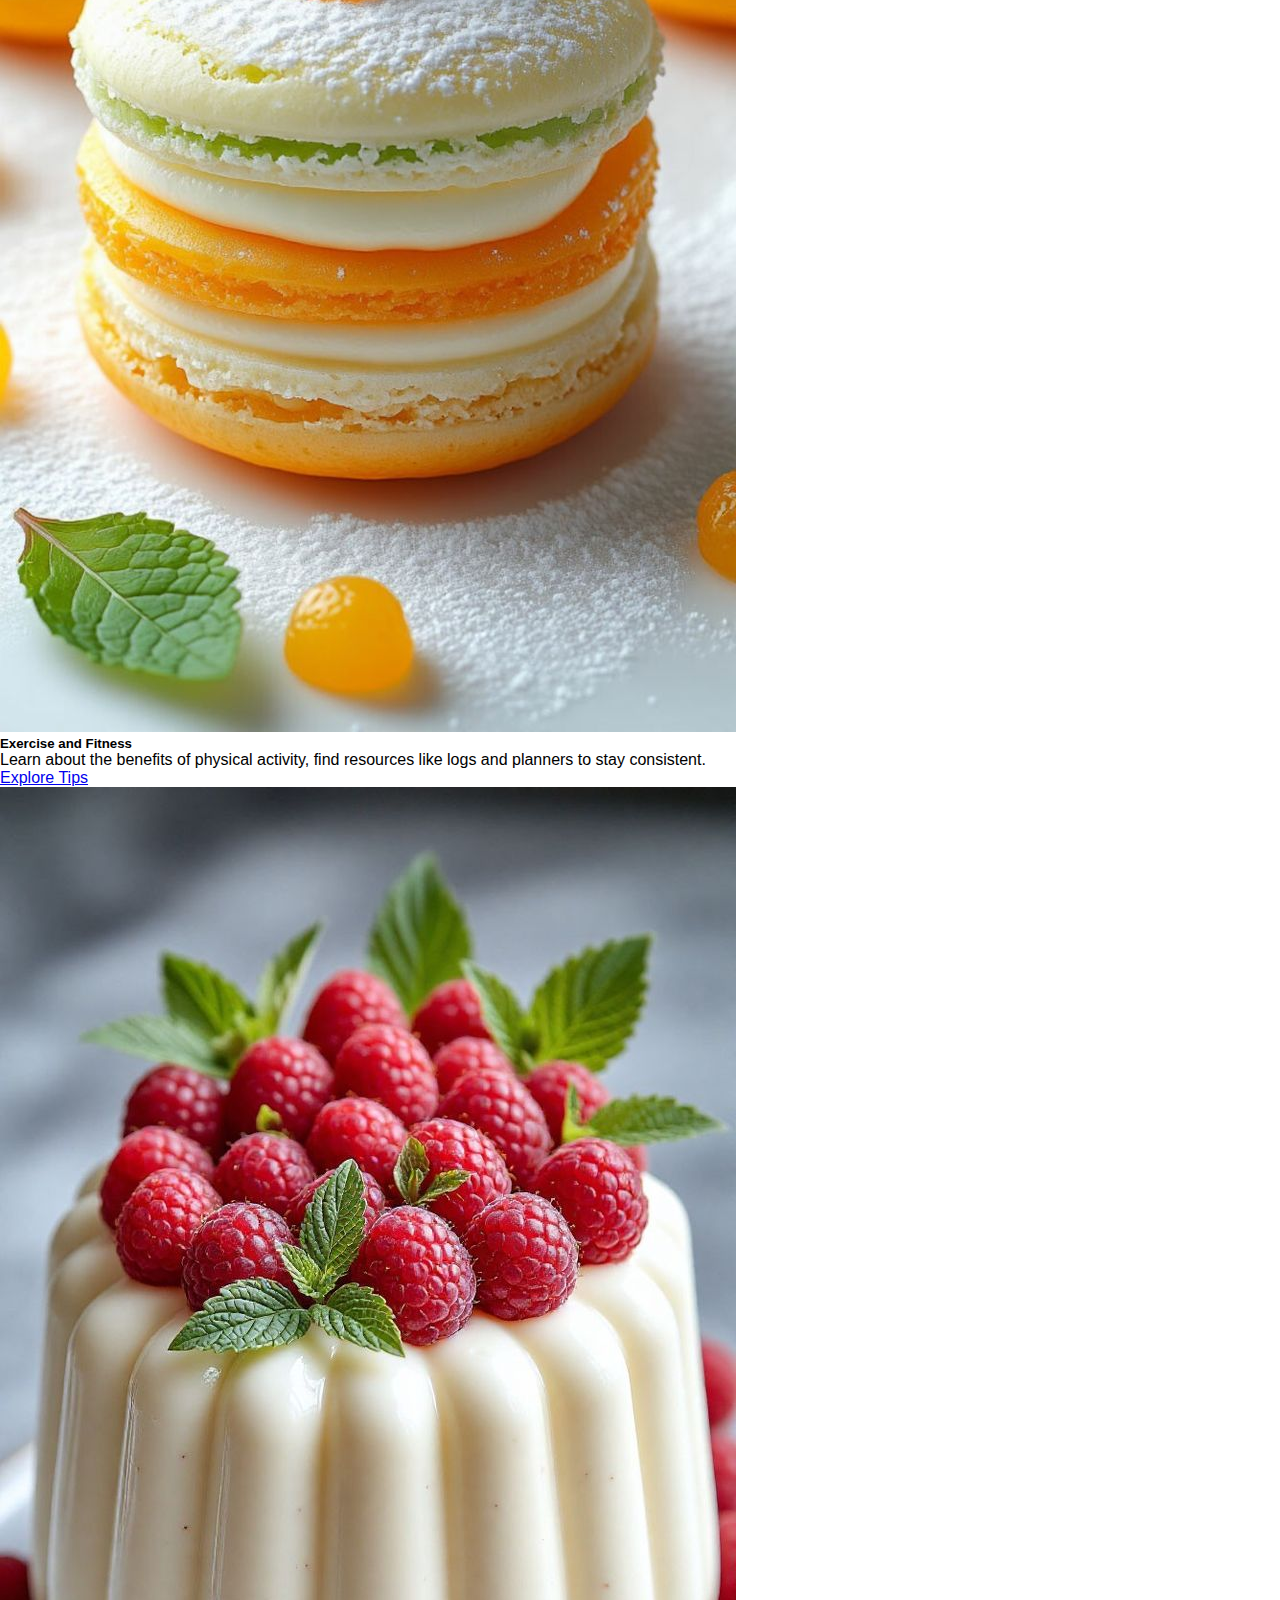
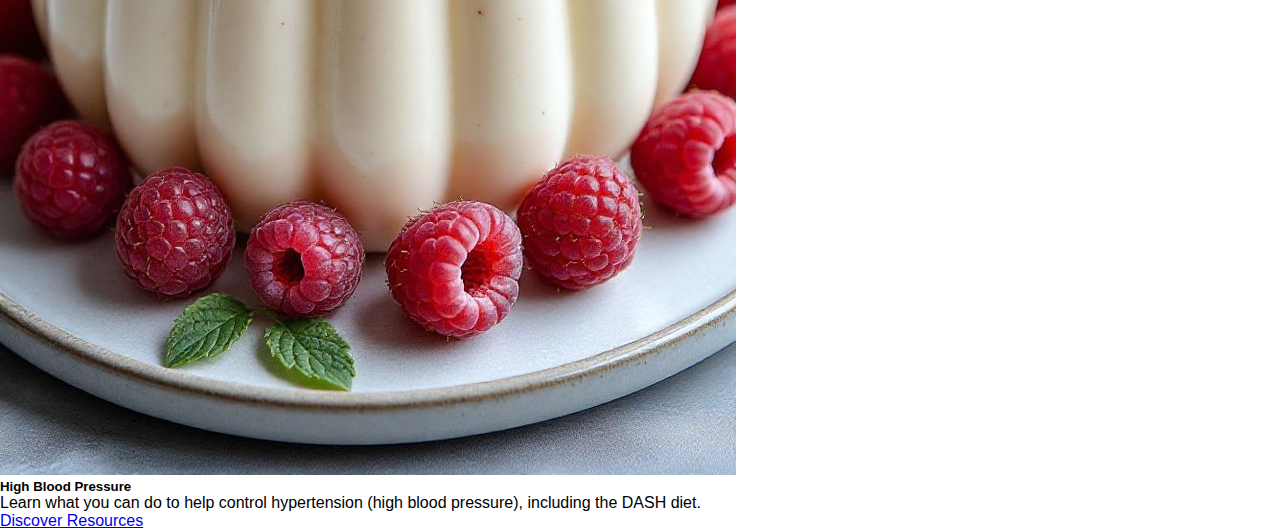
<file: Nutrition News.html>
<!DOCTYPE html>
<html lang="en">

<head>
  <meta charset="UTF-8">
  <meta name="viewport" content="width=device-width, initial-scale=1.0">
  <title>Document</title>
  <link rel="stylesheet" href="CSS/style3.css">
</head>

<body>
  section class="py-5">
  <div class="container">
    <!-- Section Title -->
    <div class="highlight-bar"></div>
    <h2 class="section-title">Trending Topics</h2>

    <!-- Cards -->
    <div class="row g-4">
      <!-- Card 1 -->
      <div class="col-md-6 col-lg-3">
        <div class="card h-100">
          <img src="img/image20.png" alt="">
          <div class="card-body">
            <h5 class="card-title">ASCEND for Better Health</h5>
            <p class="card-text">A virtual center that brings together scientists, partner organizations, and
              communities to deliver solutions that promote food and nutrition security.</p>
            <a href="#" class="btn btn-custom">Explore ASCEND</a>
          </div>
        </div>
      </div>

      <!-- Card 2 -->
      <div class="col-md-6 col-lg-3">
        <div class="card h-100">
          <img src="img/image21.png" alt="">
          <div class="card-body">
            <h5 class="card-title">Heart Health</h5>
            <p class="card-text">Learn how to reduce your risk for heart disease. Find tips to reduce fat in the diet
              and lower cholesterol levels.</p>
            <a href="#" class="btn btn-custom">Get Guidance</a>
          </div>
        </div>
      </div>

      <!-- Card 3 -->
      <div class="col-md-6 col-lg-3">
        <div class="card h-100">
          <img src="img/image22.png" alt="">
          <div class="card-body">
            <h5 class="card-title">Exercise and Fitness</h5>
            <p class="card-text">Learn about the benefits of physical activity, find resources like logs and planners to
              stay consistent.</p>
            <a href="#" class="btn btn-custom">Explore Tips</a>
          </div>
        </div>
      </div>

      <!-- Card 4 -->
      <div class="col-md-6 col-lg-3">
        <div class="card h-100">
          <img src="img/image23.png" alt="">
          <div class="card-body">
            <h5 class="card-title">High Blood Pressure</h5>
            <p class="card-text">Learn what you can do to help control hypertension (high blood pressure), including the
              DASH diet.</p>
            <a href="#" class="btn btn-custom">Discover Resources</a>
          </div>
        </div>
      </div>

    </div>
  </div>
  </section>

  <!-- Bootstrap JS -->
  <script src="https://cdn.jsdelivr.net/npm/bootstrap@5.3.3/dist/js/bootstrap.bundle.min.js"></script>
</body>

</html>
</file>
<file: CSS/style.css>
* {
  margin: 0;
  padding: 0;
  font-family: Arial, Helvetica, sans-serif;
}

body {
  height: 100vh;
}

.nav {
  background-color: rgba(10, 174, 1, 0.625);
  width: 100%;
  position: fixed;
  display: flex;
  justify-content: space-around;
  align-items: center;
}

.nav-left img {
  width: 100px;
}

.nav-left h1 {
  display: flex;
  justify-content: space-around;
  align-items: center;
  flex-direction: column-reverse;
  color: #ffffff;
}

.nav-center {
  ul {
    display: flex;
    list-style: none;
    gap: 50px;

    li {
      a {
        text-decoration: none;
        color: white;
        font-family: Arial, Helvetica, sans-serif;
        font-size: large;

      }
    }

  }
}

.nav-right .btn:hover {
  background-color: orangered;
  box-shadow: 1px 4px 20px rgb(2, 161, 92);
}

.nav-center {
  ul {
    display: flex;
    list-style: none;
    gap: 50px;

    li {
      a {
        text-decoration: none;
        color: white;
        font-family: Arial, Helvetica, sans-serif;
        font-size: large;
      }
    }
  }
}

.nav-right {
  display: flex;
  gap: 30px;
  align-items: center;

  .btn {
    padding: 15px 30px;
    background-color: rgb(1, 160, 30);
    border: none;
    color: white;
    border-radius: 30px;
    font-size: large;
  }

  i {
    color: white;
    font-size: 25px;
  }
}



/* Hero */
.hero {
  background: url("https://images.unsplash.com/photo-1504674900247-0877df9cc836?auto=format&fit=crop&w=1500&q=80") center/cover no-repeat;
  color: #fff;
  padding: 100px 42%;
  text-align: center;
}
.hero h2 {
  font-size: 2.5rem;
  margin-bottom: 10px;
}
.hero p {
  font-size: 1.2rem;
}

/* About Section */
.about {
  padding: 50px 10%;
  background: #f9f9f9;
}
.about h3 {
  color: #2e7d32;
  margin-bottom: 10px;
}
.about p {
  margin-bottom: 20px;
  line-height: 1.6;
}
.about ul {
  margin-bottom: 30px;
}
.about ul li {
  margin: 8px 0;
  font-size: 1rem;
}

/* head */
.head {
  height: 100vh;
  background-image: url(../image/imagecopy1.png);
  background-repeat: no-repeat;
  background-size: cover;
  display: flex;
  align-items: center;
  padding-left: 100px;

  h1 {
    font-size: 70px;
    color: orange;
  }

  p {
    color: rgb(0, 0, 0);
    font-size: 20px;
    font-family: Arial, Helvetica, sans-serif;
  }

  .bnt {
    margin-top: 50px;
    padding: 15px 40px;
    font-size: large;
    background-color: rgb(1, 139, 38);
    border: none;
    border-radius: 40px;
    color: white;
  }
}
.form-container {
  font-size: 4vh;
}

.form-map-1 {
  display: flex;
  justify-content: space-between;
}

.form {
  display: flex;
  flex-direction: column;
  width: 50%;
  gap: 30px;

  input {
    padding: 15px;
    border: 1px solid rgba(0, 0, 0, 0.566);
    border-radius: 8px;
  }
}

iframe {
  border-radius: 10px;
  width: 550px;
  height: 370px;
}

.button-form button {
  border: none;
  background-color: rgb(0, 255, 51);
  padding: 5px 80px;
  margin-top: 30px;
  border-radius: 50px;
  color: white;
}

.button-form button:hover {
  background-color: orangered;
  box-shadow: 1px 2px 20px orangered;
}

.sport-4 {
  margin: 150px 0px;
  padding: 0px;
  font-family: Arial, sans-serif;
  background-color: black;
  color: #fff;
}

.container {
  display: flex;
  align-items: center;
  justify-content: center;
  padding: 50px;
  gap: 40px;

}

.container img {
  width: 300px;
  max-width: 100%;
}

.content {
  max-width: 500px;
}

.content h2 {
  font-family: 'Brush Script MT', cursive;
  font-size: 36px;
  margin-bottom: 15px;
}

.card-container {
  height: 70vh;
  background-color: rgb(255, 255, 255);
  display: flex;
  align-items: center;
  justify-content: space-around;
}

.card-black {
  display: flex;
  align-items: center;
  gap: 20px;
  width: 30%;
  height: 55%;
  border-radius: 15px;
  background: #000000;

}

.card-black img:hover {
  transition: 0.5s;
  transform: scale(1.1);
}

.card-black img {
  border: 5px solid rgb(0, 108, 40);
  border-radius: 180px;
  width: 180px;
  height: 180px;
  margin-left: 20px;
}

.card-contai {
  color: white;
}

.card-contai button {
  background-color: rgb(255, 179, 0);
  padding: 3px 30px;
  border-radius: 50px;
  border: none;
  display: flex;
  align-items: center;
  gap: 20px;
  justify-content: space-around;
  color: white;
}

.card-contai button:hover {
  background-color: rgb(0, 100, 8);
  box-shadow: 2px 3px 40px rgb(0, 130, 54);
  transform: translateY(-3px);
  transition: 0.2s;
}

.card-contai button i {
  font-size: 25px;
}

.card-container {
  height: 80vh;
}

.social-icons {
  margin-top: 16px;
  display: flex;
  justify-content: center;
}

.social-icons a {
  color: #fff;
  font-size: 19px;
  margin: 0 8px;
  transition: 0.3s;
}

.social-icons a:hover {
  color: #008136;
}

.footer-bottom {
  margin-top: 20px;
  font-size: 14px;
  color: #bbb;
}

.footer-box i:hover {
  color: #007304;
}

.card-contai button i {
  font-size: 25px;
}

.card-contai button i:hover {
  color: rgb(9, 111, 0);

}

h1 span {
  color: rgb(0, 0, 0);
  display: block;
  font-size: 1rem;
  font-weight: bold;
  text-align: center;
  font-size: 50px;
}


body {
  font-family: Arial, sans-serif;
  margin: 0;
  padding: 0;
}

/* Newsletter Section */
.newsletter {
  background: #666;
  color: white;
  text-align: center;
  padding: 50px 20px;
  position: relative;
}

.newsletter h2 {
  font-size: 28px;
  margin-bottom: 20px;
}

.newsletter input[type="email"] {
  width: 300px;
  padding: 10px;
  border: none;
  border-bottom: 2px solid white;
  background: transparent;
  color: white;
  font-size: 14px;
  outline: none;
}

.newsletter button {
  display: block;
  margin: 20px auto 0;
  padding: 10px 20px;
  border: none;
  border-radius: 20px;
  background: #2e3d2c;
  color: white;
  cursor: pointer;
  font-size: 16px;
}

.newsletter button:hover {
  background: #1f291d;
}

/* Footer Section */
footer {
  background: #000;
  color: white;
  padding: 40px 20px;
}

.footer-container {
  display: grid;
  grid-template-columns: repeat(auto-fit, minmax(250px, 1fr));
  gap: 30px;
  max-width: 1200px;
  margin: auto;
}

.footer-col h3 {
  margin-bottom: 15px;
  font-size: 16px;
  color: orange;
}

.footer-col p {
  font-size: 14px;
  line-height: 1.5;
  color: #ccc;
}

.footer-col ul {
  list-style: none;
  padding: 0;
}

.footer-col ul li {
  margin-bottom: 8px;
}

.footer-col ul li a {
  color: #ccc;
  text-decoration: none;
  font-size: 14px;
}

.footer-col ul li a:hover {
  color: orange;
}

.social-icons {
  margin: 15px 0;
}

.social-icons a {
  display: inline-block;
  margin-right: 10px;
  font-size: 20px;
  color: white;
  text-decoration: none;
}

.copyright {
  text-align: center;
  margin-top: 20px;
  font-size: 13px;
  color: #bbb;

}
footer {
  color: #fff;
  text-align: center;
  padding: 15px;
  margin-top: 40px;
}
.hero-text p{
  font-family: Arial, Helvetica, sans-serif;
  font-size: 25px;
}


@media (max-width: 1024px) {
  .container {
    padding: 80px 20px 20px;
  }
}

@media (max-width: 768px) {
  .nav {
    flex-direction: column;
    text-align: center;
  }

  .nav-center ul {
    flex-direction: column;
    gap: 10px;
  }

  .btn {
    margin-top: 10px;
  }

  .container {
    grid-template-columns: repeat(auto-fit, minmax(230px, 1fr));
  }

  footer {
    text-align: center;
  }
}

@media (max-width: 480px) {
  .nav-left img {
    width: 70px;
  }

  .card img {
    height: 160px;
  }

  .card-content {
    padding: 15px;
  }

  .footer-container {
    flex-direction: column;
    text-align: center;
  }
}
</file>
<file: CSS/style3.css>
body {
       font-family: Arial, sans-serif;
       background: #fff;
       margin: 0;
       padding: 0;
       
   }
* {
  margin: 0;
  padding: 0;
}

body {
  height: 100vh;
}

.nav {
  background-color: rgba(10, 174, 1, 0.625);
  width: 100%;
  position: fixed;
  display: flex;
  justify-content: space-around;
  align-items: center;
}

.nav {
  width: 100%;
  position: fixed;
  display: flex;
  justify-content: space-around;
  align-items: center;
}

.nav-left img {
  width: 100px;
}

.nav-left h1 {
  display: flex;
  justify-content: space-around;
  align-items: center;
  flex-direction: column-reverse;
  color: #ffffff;
}

.nav-center {
  ul {
    display: flex;
    list-style: none;
    gap: 80px;

    li {
      a {
        text-decoration: none;
        color: white;
        font-family: Arial, Helvetica, sans-serif;
        font-size: large;

      }
    }

  }
}

.nav-right .btn:hover {
  background-color: orangered;
  box-shadow: 1px 4px 20px rgb(238, 107, 7);
}

.nav-center {
  ul {
    display: flex;
    list-style: none;
    gap: 50px;

    li {
      a {
        text-decoration: none;
        color: white;
        font-family: Arial, Helvetica, sans-serif;
        font-size: large;
      }
    }
  }
}

.nav-right {
  display: flex;
  gap: 30px;
  align-items: center;

  .btn {
    padding: 15px 30px;
    background-color: rgb(59, 148, 43);
    border: none;
    color: white;
    border-radius: 30px;
    font-size: large;
  }

  i {
    color: white;
    font-size: 25px;
  }
}
* {
  margin: 0;
  padding: 0;
  box-sizing: border-box;
  font-family: Arial, sans-serif;
}

.navbar {
  display: flex;
  justify-content: space-between;
  align-items: center;
  background: #2e7d32;
  padding: 15px 10%;
}
.logo {
  color: #fff;
  font-size: 1.5rem;
}
.navbar ul {
  list-style: none;
  display: flex;
  gap: 20px;
}
.navbar ul li a {
  color: #fff;
  text-decoration: none;
  font-weight: bold;
}
.navbar ul li a.active,
.navbar ul li a:hover {
  text-decoration: underline;
}

/* Hero */
.hero {
  background: url("https://images.unsplash.com/photo-1504674900247-0877df9cc836?auto=format&fit=crop&w=1600&q=80") no-repeat center center fixed;
  color: #fff;
  padding: 100px 42%;
  text-align: center;
}
.hero h2 {
  font-size: 2.5rem;
  margin-bottom: 10px;
}
.hero p {
  font-size: 1.2rem;
}

/* About Section */
.about {
  padding: 50px 10%;
  background: #f9f9f9;
}
.about h3 {
  color: #2e7d32;
  margin-bottom: 10px;
}
.about p {
  margin-bottom: 20px;
  line-height: 1.6;
}
.about ul {
  margin-bottom: 30px;
}
.about ul li {
  margin: 8px 0;
  font-size: 1rem;
}

/* Footer */
footer {
  background: #2e7d32;
  color: #fff;
  text-align: center;
  padding: 15px;
  margin-top: 40px;
}
.nav-right {
  display: flex;
  gap: 30px;
  align-items: center;

  .btn {
    padding: 15px 30px;
    background-color: rgb(59, 148, 43);
    border: none;
    color: white;
    border-radius: 30px;
    font-size: large;
  }

  i {
    color: white;
    font-size: 25px;
  }
}
.form-contict{
  margin: 50px 40px;
}
.form-container{
  font-size: 4vh;
}
.form-map-1{
  display: flex;
  justify-content: space-between;
}
.form{
  display: flex;
  flex-direction: column;
  width: 50%;
  gap: 30px;
  input{
    padding: 15px;
    border: 1px solid rgba(0, 0, 0, 0.566);
    border-radius: 8px;
  }
}
footer {
  background: #000;
  color: white;
  padding: 40px 20px;
}

.footer-container {
  display: grid;
  grid-template-columns: repeat(auto-fit, minmax(250px, 1fr));
  gap: 30px;
  max-width: 1200px;
  margin: auto;
}

.footer-col h3 {
  margin-bottom: 15px;
  font-size: 16px;
  color: orange;
}

.footer-col p {
  font-size: 14px;
  line-height: 1.5;
  color: #ccc;
}

.footer-col ul {
  list-style: none;
  padding: 0;
}

.footer-col ul li {
  margin-bottom: 8px;
}

.footer-col ul li a {
  color: #ccc;
  text-decoration: none;
  font-size: 14px;
}

.footer-col ul li a:hover {
  color: orange;
}
.social-icons {
  margin: 15px 0;
}

.social-icons a {
  display: inline-block;
  margin-right: 10px;
  font-size: 20px;
  color: white;
  text-decoration: none;
}

.copyright {
  text-align: center;
  margin-top: 20px;
  font-size: 13px;
  color: #bbb;
}
@media (max-width: 768px) {
  .nav {
    flex-direction: column;
  }

  .nav-center ul {
    flex-direction: column;
    gap: 15px;
  }

  .hero {
    padding: 80px 10px;
  }

  .hero h2 {
    font-size: 2rem;
  }

  .about {
    padding: 40px 20px;
  }
}

@media (max-width: 480px) {
  .nav-left img {
    width: 80px;
  }

  .hero {
    padding: 60px 10px;
  }

  .hero h2 {
    font-size: 1.8rem;
  }

  .about {
    padding: 30px 15px;
  }
}
</file>
<file: CSS/style1.css>
.footer-box p,
.footer-box a {
    font-size: 15px;
    color: #ccc;
    text-decoration: none;
    display: block;
    margin: 5px 0;
    gap: 50px;

}

.footer-box span:hover {
    color: #ff9800;
}

.footer-box a:hover {
    color: #fff;
}

.card-container {
    height: 80vh;
    background-color: rgb(255, 255, 255);
    display: flex;
    align-items: center;
    justify-content: space-around;
}

.card-black {
    display: flex;
    align-items: center;
    gap: 20px;
    width: 45%;
    height: 55%;
    border-radius: 10px;
    background: #000000;
}

.card-black img:hover {
    transition: 0.5s;
    transform: scale(1.1);
}

.card-black img {
    border: 5px solid orange;
    border-radius: 180px;
    width: 180px;
    height: 180px;
    margin-left: 20px;
}

.card-contai {
    color: white;
}

.card-contai button {
    background-color: rgb(253, 208, 63);
    padding: 3px 50px;
    border-radius: 50px;
    border: none;
    display: flex;
    align-items: center;
    gap: 20px;
    justify-content: space-around;
    color: white;
}

.card-contai button:hover {
    background-color: orangered;
    box-shadow: 2px 3px 40px orangered;
    transform: translateY(-3px);
    transition: 0.2s;
}

.card-contai button i {
    font-size: 25px;
}

.card-container {
    height: 80vh;
}

.social-icons {
    margin-top: 16px;
    display: flex;
    justify-content: center;
}

.social-icons a {
    color: #fff;
    font-size: 19px;
    margin: 0 8px;
    transition: 0.3s;
}

.social-icons a:hover {
    color: #ff9800;
}

.footer-bottom {
    margin-top: 20px;
    font-size: 14px;
    color: #bbb;
}

.footer-box i:hover {
    color: #ff9800;
}

.card-contai button i {
    font-size: 25px;
}

.card-contai button i:hover {
    color: orange;

}

.our-menu {
    width: 100%;
    display: flex;
    justify-content: center;
}

.menu h1 {
    font-size: 40px;
}

.letter {
    line-height: 1.5;
}

.menu ul {
    display: flex;
    list-style: none;
    gap: 50px;
    margin-top: 30px;

    li {
        a {
            text-decoration: none;
            color: black;
        }
    }

}

.menu ul li a:hover {
    background-color: rgba(0, 0, 0, 0.904);
    padding: 5px 10px;
    border-radius: 20px;
    color: white;

}

#active {
    background-color: rgba(0, 0, 0, 0.904);
    padding: 6px 20px;
    border-radius: 20px;
    color: white;
}

.menu h1 {
    text-align: center;
}

.item-card {
    display: grid;
    grid-template-columns: repeat(4, 1fr);
    justify-content: center;
    gap: 50px;
    margin-top: 50px;
    padding: 0px 40px;
}

.card img {
    width: 100%;
    border-radius: 20px 20px 0px 50px;
}

.card {
    font-family: Arial;
    width: 100%;
    box-shadow: 2px 5px 20px rgb(192, 192, 192);
    background-color: black;
    color: rgb(231, 231, 231);
    border-radius: 20px;

}

.card:hover {
    box-shadow: 2px 4px 40px gray;
    transform: translateY(-5px);
    transition: 0.5s;


}

.cost {
    display: flex;
    justify-content: space-between;
    align-items: center;
    margin-top: 40px;
}

.cost i {
    color: white;
    font-size: 20px;
}

.cost button:hover {
    background-color: rgb(235, 82, 26);
    box-shadow: 1px 2px 20px rgb(255, 98, 41);
}

.cost button {

    padding: 10px 20px;
    border-radius: 10px;
    border: none;
    color: white;
    background-color: orange;
    display: flex;
    align-items: center;
    gap: 10px;
}

.letter {
    padding: 23px;
}

.cost .price {
    color: orange;
}

span {
    gap: 50px;
    font-size: 14px;
    color: #bbb;
}
</file>
<file: CSS/style2.css>
:root {
      --bg: #f6f6f6;
      --card-bg: #fff;
      --muted: #6b7280;
      --accent: #16a34a;
      --max-width: 1700px;
      --gap: 20px;
    }
* {
  margin: 0;
  padding: 0;
  font-family: Arial, Helvetica, sans-serif;
}

body {
  height: 100vh;
  /* background: linear-gradient(to left bottom, rgba(243, 241, 240, 0.988), rgba(62, 12, 226, 0.955)); */
}

.nav {
  background-color: rgba(10, 174, 1, 0.625);
  width: 100%;
  position: fixed;
  display: flex;
  justify-content: space-around;
  align-items: center;
}

.nav-left img {
  width: 100px;
}

.nav-left h1 {
  display: flex;
  justify-content: space-around;
  align-items: center;
  flex-direction: column-reverse;
  color: #ffffff;
}

.nav-center {
  ul {
    display: flex;
    list-style: none;
    gap: 80px;

    li {
      a {
        text-decoration: none;
        color: white;
        font-family: Arial, Helvetica, sans-serif;
        font-size: large;

      }
    }

  }
}

.nav-right .btn:hover {
  background-color: orangered;
  box-shadow: 1px 4px 20px rgb(238, 107, 7);
}

.nav-center {
  ul {
    display: flex;
    list-style: none;
    gap: 50px;

    li {
      a {
        text-decoration: none;
        color: white;
        font-family: Arial, Helvetica, sans-serif;
        font-size: large;
      }
    }
  }
}

.nav-right {
  display: flex;
  gap: 30px;
  align-items: center;

  .btn {
    padding: 15px 30px;
    background-color: rgb(59, 148, 43);
    border: none;
    color: white;
    border-radius: 30px;
    font-size: large;
  }

  i {
    color: white;
    font-size: 25px;
  }
}
.grid {
  display: grid;
  grid-template-columns: repeat(3, 1fr);
  gap: var(--gap);
}
.card {
      background: var(--card-bg);
      border-radius: 8px;
      overflow: hidden;
      box-shadow: 0 1px 3px rgba(15, 23, 42, 0.06);
      transition: transform .18s ease, box-shadow .18s ease;
      display: flex;
      flex-direction: column;
}

    .card figure {
      margin: 0;
      aspect-ratio: 16/11;
      overflow: hidden;
}
.card img {
      width: 100%;
      height: 100%;
      object-fit: cover;
      display: block;
      transition: transform .6s ease;
    }
.card figure :hover{
  transition: 0.5s;
  transform: scale(1.1);
  background-color: #16a34a;
}
  .card .meta {
    padding: 12px 14px 16px;
  }
  .category {
      display: inline-block;
      font-size: 11px;
      color: var(--accent);
      font-weight: 600;
      text-transform: uppercase;
      letter-spacing: 0.6px;
      margin-bottom: 6px;
    }
    .title {
      margin: 0;
      font-size: 15px;
      line-height: 1.2;
      color: #0f172a;
    }
    footer {
  background: #000;
  color: white;
  padding: 40px 20px;
}

.footer-container {
  display: grid;
  grid-template-columns: repeat(auto-fit, minmax(250px, 1fr));
  gap: 30px;
  max-width: 1200px;
  margin: auto;
}

.footer-col h3 {
  margin-bottom: 15px;
  font-size: 16px;
  color: orange;
}

.footer-col p {
  font-size: 14px;
  line-height: 1.5;
  color: #ccc;
}

.footer-col ul {
  list-style: none;
  padding: 0;
}

.footer-col ul li {
  margin-bottom: 8px;
}


.footer-col ul li a {
  color: #ccc;
  text-decoration: none;
  font-size: 14px;
}

.footer-col ul li a:hover {
  color: orange;
}

.social-icons {
  margin: 15px 0;
}

.social-icons a {
  display: inline-block;
  margin-right: 10px;
  font-size: 20px;
  color: white;
  text-decoration: none;
}

.copyright {
  text-align: center;
  margin-top: 20px;
  font-size: 13px;
  color: #bbb;
}
footer {
  color: #fff;
  text-align: center;
  padding: 15px;
  margin-top: 40px;
}
.grid {
  display: grid;
  grid-template-columns: repeat(3, 1fr);
  gap: var(--gap);
}

@media (max-width: 768px) {
  .nav {
    justify-content: space-between;
  }

  .menu-toggle {
    display: block;
  }

  .nav-center {
    display: none;
    width: 100%;
    text-align: center;
  }

  .nav-center.active {
    display: block;
    background: rgba(10, 174, 1, 0.95);
    padding: 10px 0;
  }

  .nav-center ul {
    flex-direction: column;
    gap: 15px;
  }

  .grid {
    padding-top: 100px;
  }
}

@media (max-width: 480px) {
  .nav-left img {
    width: 80px;
  }

  .btn {
    padding: 8px 16px;
    font-size: 0.9rem;
  }
    .nav-center ul {
    flex-direction: column;
    gap: 15px;
    text-align: center;
  }
}
</file>
